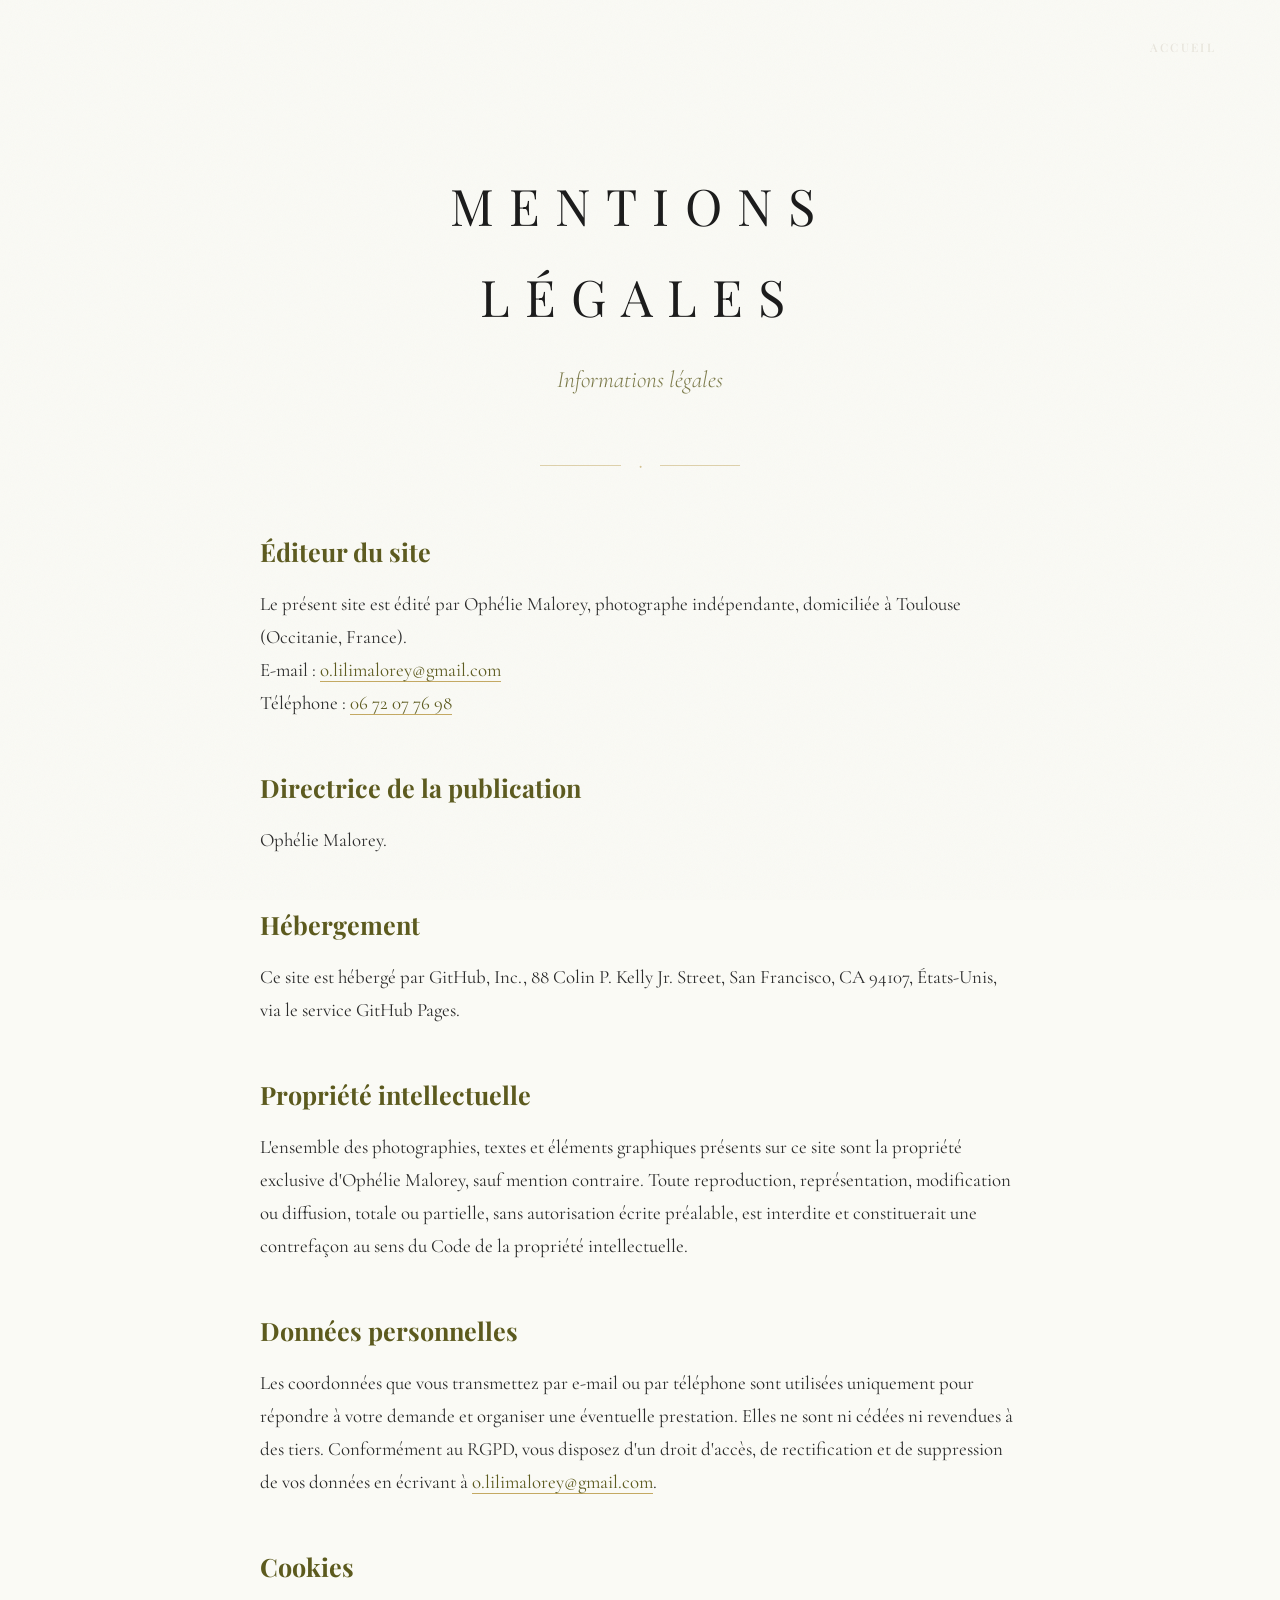
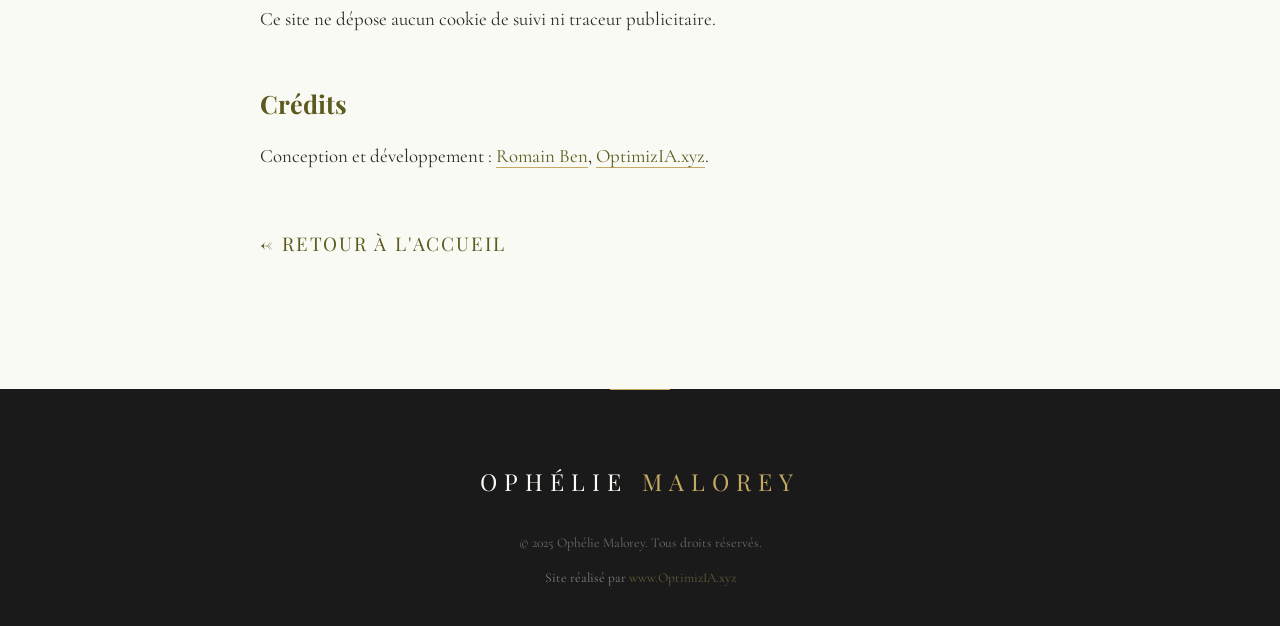
<file: mentions-legales.html>
<!DOCTYPE html>
<html lang="fr">
<head>
    <meta charset="UTF-8">
    <meta name="viewport" content="width=device-width, initial-scale=1.0">
    <meta name="description" content="Mentions légales du site d'Ophélie Malorey, photographe à Toulouse.">
    <meta name="robots" content="index, follow">
    <link rel="canonical" href="https://bnromain.github.io/SitePhoto_Ophelie/mentions-legales.html">

    <link rel="icon" type="image/svg+xml" href="favicon.svg">
    <meta name="theme-color" content="#3D3B14">

    <link rel="preconnect" href="https://fonts.googleapis.com">
    <link rel="preconnect" href="https://fonts.gstatic.com" crossorigin>
    <link href="https://fonts.googleapis.com/css2?family=Cormorant+Garamond:ital,wght@0,300;0,400;0,500;0,600&family=Playfair+Display:wght@0,400;0,500;0,600;0,700&display=swap" rel="stylesheet">
    <link rel="stylesheet" href="css/style.css?v=5">

    <title>Mentions légales - Ophélie Malorey Photographe</title>
</head>
<body>

    <header id="top">
        <nav class="navbar">
            <div class="container">
                <a href="index.html" class="nav-logo">Ophélie<span> </span>Malorey</a>
                <ul class="nav-menu">
                    <li><a href="index.html" class="nav-link">Accueil</a></li>
                </ul>
            </div>
        </nav>
    </header>

    <main>
        <section class="legal" id="mentions">
            <div class="container">
                <h1 class="section-title">Mentions<br>légales</h1>
                <p class="section-subtitle">Informations légales</p>

                <div class="separator">
                    <span class="separator-icon">&#9670;</span>
                </div>

                <div class="legal-content">
                    <h2>Éditeur du site</h2>
                    <p>
                        Le présent site est édité par Ophélie Malorey, photographe indépendante, domiciliée à Toulouse (Occitanie, France).<br>
                        E-mail : <a href="mailto:o.lilimalorey@gmail.com">o.lilimalorey@gmail.com</a><br>
                        Téléphone : <a href="tel:+33672077698">06 72 07 76 98</a>
                    </p>
                    <!-- Si Ophélie est immatriculée (auto-entrepreneur), ajouter ici : numéro SIRET et, le cas échéant, n° de TVA intracommunautaire. -->

                    <h2>Directrice de la publication</h2>
                    <p>Ophélie Malorey.</p>

                    <h2>Hébergement</h2>
                    <p>
                        Ce site est hébergé par GitHub, Inc., 88 Colin P. Kelly Jr. Street, San Francisco, CA 94107, États-Unis, via le service GitHub Pages.
                    </p>

                    <h2>Propriété intellectuelle</h2>
                    <p>
                        L'ensemble des photographies, textes et éléments graphiques présents sur ce site sont la propriété exclusive d'Ophélie Malorey, sauf mention contraire. Toute reproduction, représentation, modification ou diffusion, totale ou partielle, sans autorisation écrite préalable, est interdite et constituerait une contrefaçon au sens du Code de la propriété intellectuelle.
                    </p>

                    <h2>Données personnelles</h2>
                    <p>
                        Les coordonnées que vous transmettez par e-mail ou par téléphone sont utilisées uniquement pour répondre à votre demande et organiser une éventuelle prestation. Elles ne sont ni cédées ni revendues à des tiers. Conformément au RGPD, vous disposez d'un droit d'accès, de rectification et de suppression de vos données en écrivant à <a href="mailto:o.lilimalorey@gmail.com">o.lilimalorey@gmail.com</a>.
                    </p>

                    <h2>Cookies</h2>
                    <p>
                        Ce site ne dépose aucun cookie de suivi ni traceur publicitaire.
                    </p>

                    <h2>Crédits</h2>
                    <p>
                        Conception et développement : <a href="https://romainben.cloud" target="_blank" rel="noopener noreferrer">Romain Ben</a>, <a href="https://www.optimizia.xyz" target="_blank" rel="noopener noreferrer">OptimizIA.xyz</a>.
                    </p>

                    <p class="legal-back"><a href="index.html">&#8592; Retour à l'accueil</a></p>
                </div>
            </div>
        </section>
    </main>

    <footer class="footer">
        <div class="container">
            <p class="footer-logo">Ophélie <span>Malorey</span></p>
            <p class="footer-copy">&copy; 2025 Ophélie Malorey. Tous droits réservés.</p>
            <p class="footer-credit">Site réalisé par <a href="https://www.optimizia.xyz" target="_blank" rel="noopener noreferrer">www.OptimizIA.xyz</a></p>
        </div>
    </footer>

</body>
</html>
</file>
<file: css/style.css>
/* ============================================================
   OPHELIE MALOREY - PHOTOGRAPHE
   Site portfolio one-page | Design editorial haut de gamme
   ============================================================
   Palette : olive / or / noir / creme
   Typo   : Playfair Display (titres) + Cormorant Garamond (corps)
   ============================================================ */

/* -------------------------------------------------------
   0. IMPORTS & VARIABLES
   ------------------------------------------------------- */
@import url('https://fonts.googleapis.com/css2?family=Cormorant+Garamond:ital,wght@0,300;0,400;0,500;0,600;0,700;1,300;1,400;1,500;1,600;1,700&family=Playfair+Display:ital,wght@0,400;0,500;0,600;0,700;0,800;0,900;1,400;1,500;1,600;1,700;1,800;1,900&display=swap');

:root {
    /* - Couleurs - */
    --color-olive:        #5C5A1E;
    --color-olive-light:  #7A7830;
    --color-olive-dark:   #3D3B14;
    --color-black:        #1A1A1A;
    --color-white:        #FAFAF5;
    --color-cream:        #F0EDE5;
    --color-gold:         #C4A962;
    --color-text:         #2B2B2B;
    --color-text-light:   #E8E5DC;

    /* - Typographie - */
    --font-heading: 'Playfair Display', Georgia, 'Times New Roman', serif;
    --font-body:    'Cormorant Garamond', Garamond, 'Times New Roman', serif;

    /* - Espacements - */
    --section-padding:    120px 0;
    --container-width:    1200px;
    --gap:                2rem;

    /* - Transitions - */
    --ease-out:   cubic-bezier(0.25, 0.46, 0.45, 0.94);
    --ease-smooth: cubic-bezier(0.4, 0, 0.2, 1);
}


/* -------------------------------------------------------
   1. RESET & BASE
   ------------------------------------------------------- */
*,
*::before,
*::after {
    margin: 0;
    padding: 0;
    box-sizing: border-box;
}

html {
    scroll-behavior: smooth;
    font-size: 18px;
    -webkit-text-size-adjust: 100%;
}

body {
    font-family: var(--font-body);
    font-weight: 400;
    line-height: 1.8;
    color: var(--color-text-light);
    background-color: var(--color-olive);
    overflow-x: hidden;
    -webkit-font-smoothing: antialiased;
    -moz-osx-font-smoothing: grayscale;
}

/* - Texture grain en overlay sur tout le site - */
body::after {
    content: '';
    position: fixed;
    inset: 0;
    z-index: 9999;
    pointer-events: none;
    opacity: 0.035;
    background-image: url("data:image/svg+xml,%3Csvg viewBox='0 0 256 256' xmlns='http://www.w3.org/2000/svg'%3E%3Cfilter id='noise'%3E%3CfeTurbulence type='fractalNoise' baseFrequency='0.9' numOctaves='4' stitchTiles='stitch'/%3E%3C/filter%3E%3Crect width='100%25' height='100%25' filter='url(%23noise)'/%3E%3C/svg%3E");
    background-repeat: repeat;
    background-size: 200px 200px;
}

img {
    max-width: 100%;
    height: auto;
    display: block;
}

a {
    color: inherit;
    text-decoration: none;
    transition: color 0.3s var(--ease-smooth);
}

ul, ol {
    list-style: none;
}

button {
    font-family: inherit;
    cursor: pointer;
    border: none;
    background: none;
}

/* - Scrollbar custom - */
::-webkit-scrollbar {
    width: 6px;
}

::-webkit-scrollbar-track {
    background: var(--color-olive-dark);
}

::-webkit-scrollbar-thumb {
    background: var(--color-gold);
    border-radius: 3px;
}

::-webkit-scrollbar-thumb:hover {
    background: var(--color-olive-light);
}

/* Firefox */
html {
    scrollbar-width: thin;
    scrollbar-color: var(--color-gold) var(--color-olive-dark);
}

/* - Selection - */
::selection {
    background: var(--color-gold);
    color: var(--color-black);
}

::-moz-selection {
    background: var(--color-gold);
    color: var(--color-black);
}


/* -------------------------------------------------------
   2. UTILITAIRES
   ------------------------------------------------------- */
.container {
    width: 90%;
    max-width: var(--container-width);
    margin: 0 auto;
}

.section-padding {
    padding: var(--section-padding);
}

/* Titres de section */
.section-title {
    font-family: var(--font-heading);
    font-weight: 400;
    font-size: clamp(1.8rem, 4vw, 2.8rem);
    text-transform: uppercase;
    letter-spacing: 0.3em;
    text-align: center;
    margin-bottom: 1rem;
}

.section-subtitle {
    font-family: var(--font-body);
    font-style: italic;
    font-weight: 300;
    font-size: clamp(1rem, 2vw, 1.3rem);
    text-align: center;
    margin-bottom: 3rem;
    opacity: 0.8;
}

/* Separateur decoratif */
.separator {
    display: flex;
    align-items: center;
    justify-content: center;
    gap: 1rem;
    margin: 3rem auto;
    width: 200px;
}

.separator::before,
.separator::after {
    content: '';
    flex: 1;
    height: 1px;
    background: var(--color-gold);
    opacity: 0.5;
}

.separator-icon {
    color: var(--color-gold);
    font-size: 0.6rem;
    opacity: 0.7;
}


/* -------------------------------------------------------
   3. BOUTONS
   ------------------------------------------------------- */
.btn {
    display: inline-block;
    font-family: var(--font-heading);
    font-size: 0.75rem;
    font-weight: 500;
    text-transform: uppercase;
    letter-spacing: 0.25em;
    padding: 1rem 3.5rem;
    border: 1px solid var(--color-gold);
    color: var(--color-gold);
    position: relative;
    overflow: hidden;
    z-index: 1;
    transition: color 0.5s var(--ease-smooth),
                border-color 0.5s var(--ease-smooth);
    cursor: pointer;
}

.btn::before {
    content: '';
    position: absolute;
    top: 0;
    left: 0;
    width: 0%;
    height: 100%;
    background: var(--color-gold);
    z-index: -1;
    transition: width 0.5s var(--ease-smooth);
}

.btn:hover {
    color: var(--color-black);
}

.btn:hover::before {
    width: 100%;
}

/* Variante blanche */
.btn--white {
    border-color: var(--color-white);
    color: var(--color-white);
}

.btn--white::before {
    background: var(--color-white);
}

.btn--white:hover {
    color: var(--color-black);
}

/* Variante pleine */
.btn--filled {
    background: var(--color-gold);
    color: var(--color-black);
    border-color: var(--color-gold);
}

.btn--filled::before {
    background: var(--color-olive-dark);
}

.btn--filled:hover {
    color: var(--color-gold);
    border-color: var(--color-gold);
}


/* -------------------------------------------------------
   4. NAVBAR
   ------------------------------------------------------- */
.navbar {
    position: fixed;
    top: 0;
    left: 0;
    width: 100%;
    z-index: 1000;
    padding: 1.5rem 0;
    transition: background-color 0.4s var(--ease-smooth),
                padding 0.4s var(--ease-smooth),
                backdrop-filter 0.4s var(--ease-smooth);
}

.navbar.scrolled {
    background-color: rgba(61, 59, 20, 0.92);
    backdrop-filter: blur(12px);
    -webkit-backdrop-filter: blur(12px);
    padding: 0.8rem 0;
    box-shadow: 0 2px 30px rgba(0, 0, 0, 0.15);
}

.navbar .container {
    display: flex;
    align-items: center;
    justify-content: space-between;
}

.nav-logo {
    font-family: var(--font-heading);
    font-size: 1.2rem;
    font-weight: 500;
    letter-spacing: 0.2em;
    text-transform: uppercase;
    color: var(--color-white);
}

.nav-logo span {
    color: var(--color-gold);
}

.nav-menu {
    display: flex;
    align-items: center;
    gap: 2.5rem;
}

.nav-link {
    font-family: var(--font-heading);
    font-size: 0.65rem;
    font-weight: 500;
    text-transform: uppercase;
    letter-spacing: 0.2em;
    color: var(--color-text-light);
    position: relative;
    padding: 0.3rem 0;
}

.nav-link::after {
    content: '';
    position: absolute;
    bottom: 0;
    left: 0;
    width: 0%;
    height: 1px;
    background: var(--color-gold);
    transition: width 0.4s var(--ease-smooth);
}

.nav-link:hover {
    color: var(--color-gold);
}

.nav-link:hover::after {
    width: 100%;
}

/* Bouton dans la navbar */
.nav-menu .btn {
    padding-left: 1rem;
    padding-right: 1rem;
}

/* Hamburger */
.nav-toggle {
    display: none;
    flex-direction: column;
    gap: 5px;
    cursor: pointer;
    z-index: 1001;
    padding: 5px;
}

.nav-toggle span {
    display: block;
    width: 25px;
    height: 1.5px;
    background: var(--color-white);
    transition: transform 0.3s var(--ease-smooth),
                opacity 0.3s var(--ease-smooth);
    transform-origin: center;
}

.nav-toggle.active span:nth-child(1) {
    transform: rotate(45deg) translate(4px, 5px);
}

.nav-toggle.active span:nth-child(2) {
    opacity: 0;
}

.nav-toggle.active span:nth-child(3) {
    transform: rotate(-45deg) translate(4px, -5px);
}


/* -------------------------------------------------------
   5. HERO
   ------------------------------------------------------- */
.hero {
    min-height: 100vh;
    display: flex;
    align-items: center;
    position: relative;
    background-color: var(--color-olive-dark);
    overflow: hidden;
    padding-top: 80px;
}

.hero .container {
    display: grid;
    grid-template-columns: 1fr 1fr;
    gap: 4rem;
    align-items: center;
}

.hero-content {
    z-index: 2;
}

.hero-overtitle {
    font-family: var(--font-body);
    font-size: 0.85rem;
    font-weight: 400;
    letter-spacing: 0.4em;
    text-transform: uppercase;
    color: var(--color-gold);
    margin-bottom: 1.5rem;
    opacity: 0;
    animation: fadeSlideUp 1s var(--ease-out) 0.3s forwards;
}

.hero-title {
    font-family: var(--font-heading);
    font-size: clamp(2.5rem, 6vw, 4.5rem);
    font-weight: 400;
    line-height: 1.1;
    color: var(--color-white);
    margin-bottom: 0.5rem;
    opacity: 0;
    animation: fadeSlideUp 1s var(--ease-out) 0.5s forwards;
}

.hero-role {
    font-family: var(--font-heading);
    font-size: clamp(0.7rem, 1.5vw, 0.9rem);
    font-weight: 400;
    letter-spacing: 0.5em;
    text-transform: uppercase;
    color: var(--color-gold);
    margin-bottom: 1.5rem;
    opacity: 0;
    animation: fadeSlideUp 1s var(--ease-out) 0.7s forwards;
}

.hero-subtitle {
    font-family: var(--font-body);
    font-style: italic;
    font-size: 1.2rem;
    font-weight: 300;
    color: var(--color-text-light);
    margin-bottom: 2.5rem;
    line-height: 1.6;
    max-width: 450px;
    opacity: 0;
    animation: fadeSlideUp 1s var(--ease-out) 0.9s forwards;
}

.hero-cta {
    opacity: 0;
    animation: fadeSlideUp 1s var(--ease-out) 1.1s forwards;
}

/* Hero image */
.hero-image-wrapper {
    position: relative;
    z-index: 2;
    opacity: 0;
    animation: fadeSlideUp 1.2s var(--ease-out) 0.6s forwards;
}

.hero-image-wrapper img {
    width: 100%;
    height: auto;
    object-fit: cover;
    display: block;
}

/* Cadre artistique autour de l'image hero */
.hero-image-wrapper::before {
    content: '';
    position: absolute;
    top: -15px;
    left: -15px;
    right: 15px;
    bottom: 15px;
    border: 1px solid var(--color-gold);
    opacity: 0.4;
    z-index: -1;
    transition: transform 0.5s var(--ease-smooth);
}

.hero-image-wrapper:hover::before {
    transform: translate(-5px, -5px);
}

/* Fond decoratif hero */
.hero::before {
    content: '';
    position: absolute;
    top: 0;
    right: 0;
    width: 55%;
    height: 100%;
    background: linear-gradient(135deg,
        rgba(92, 90, 30, 0.3) 0%,
        rgba(61, 59, 20, 0.8) 100%);
    z-index: 1;
}


/* -------------------------------------------------------
   5.5. DECORATION FLORALE
   ------------------------------------------------------- */
.fleur-decoration {
    text-align: left;
    padding: 1rem 0;
    padding-left: 10%;
    background-color: var(--color-olive-dark);
    margin-top: -6rem;
    margin-bottom: -6rem;
    position: relative;
    z-index: 2;
}

.fleur-decoration img {
    display: inline-block;
    max-width: 180px;
    width: 100%;
    height: auto;
    filter: invert(1) brightness(2);
    mix-blend-mode: screen;
    opacity: 0.7;
}


/* -------------------------------------------------------
   6. MON TRAVAIL / ABOUT
   ------------------------------------------------------- */
.about {
    padding: var(--section-padding);
    background-color: var(--color-olive-dark);
    position: relative;
}

.about .container {
    display: grid;
    grid-template-columns: 1fr 1fr;
    gap: 5rem;
    align-items: center;
}

.about-content {
    color: var(--color-text-light);
}

.about-content .section-title {
    text-align: left;
    margin-bottom: 0.5rem;
}

.about-content .section-subtitle {
    text-align: left;
    margin-bottom: 2rem;
}

/* Lettrine */
.about-text p:first-of-type::first-letter {
    font-family: var(--font-heading);
    font-size: 3.5rem;
    font-weight: 700;
    float: left;
    line-height: 0.8;
    margin-right: 0.5rem;
    margin-top: 0.15rem;
    color: var(--color-gold);
}

.about-text p {
    margin-bottom: 1.5rem;
    font-size: 1rem;
    color: var(--color-text-light);
    opacity: 0.9;
}

/* Image about avec cadre */
.about-image-wrapper {
    position: relative;
}

.about-image-wrapper img {
    width: 100%;
    object-fit: cover;
    box-shadow: 20px 20px 60px rgba(0, 0, 0, 0.3);
}

.about-image-wrapper::after {
    content: '';
    position: absolute;
    top: 20px;
    left: 20px;
    right: -20px;
    bottom: -20px;
    border: 1px solid var(--color-gold);
    opacity: 0.3;
    z-index: -1;
}


/* -------------------------------------------------------
   7. PORTFOLIO / OEUVRES
   ------------------------------------------------------- */
.portfolio {
    padding: var(--section-padding);
    background-color: var(--color-olive);
}

.portfolio .section-title {
    color: var(--color-white);
}

.portfolio .section-subtitle {
    color: var(--color-text-light);
}

/* Image vedette */
.featured-image {
    width: 100%;
    max-width: 900px;
    margin: 0 auto 5rem;
    position: relative;
}

.featured-image img {
    width: 100%;
    object-fit: cover;
    box-shadow: 0 30px 80px rgba(0, 0, 0, 0.25);
}

.featured-image figcaption {
    font-family: var(--font-body);
    font-style: italic;
    font-size: 0.85rem;
    text-align: center;
    margin-top: 1rem;
    color: var(--color-text-light);
    opacity: 0.7;
}

/* Seance */
.session {
    margin-bottom: 6rem;
}

.session:last-child {
    margin-bottom: 0;
}

/* Alternance de fonds */
.session:nth-child(even) {
    background-color: var(--color-black);
    margin-left: calc(-50vw + 50%);
    margin-right: calc(-50vw + 50%);
    padding: 5rem calc(50vw - 50%);
}

.session:nth-child(odd) {
    background-color: transparent;
}

.session-header {
    text-align: center;
    margin-bottom: 3rem;
}

.session-title {
    font-family: var(--font-heading);
    font-size: clamp(1.3rem, 3vw, 2rem);
    font-weight: 400;
    text-transform: uppercase;
    letter-spacing: 0.3em;
    color: var(--color-white);
    margin-bottom: 0.5rem;
}

.session-description {
    font-family: var(--font-body);
    font-style: italic;
    font-size: 1rem;
    color: var(--color-text-light);
    opacity: 0.7;
}

/* Grille photos */
.session-grid {
    display: grid;
    grid-template-columns: repeat(3, 1fr);
    gap: 1.2rem;
}

.session-grid .photo {
    position: relative;
    overflow: hidden;
    cursor: pointer;
    aspect-ratio: 3 / 4;
}

.session-grid .photo img {
    width: 100%;
    height: 100%;
    object-fit: cover;
    transition: transform 0.6s var(--ease-smooth);
}

.session-grid .photo::after {
    content: '';
    position: absolute;
    inset: 0;
    background: rgba(26, 26, 26, 0);
    transition: background 0.4s var(--ease-smooth);
    pointer-events: none;
}

.session-grid .photo:hover img {
    transform: scale(1.03);
}

.session-grid .photo:hover::after {
    background: rgba(26, 26, 26, 0.2);
}

/* Icone loupe au hover */
.session-grid .photo::before {
    content: '+';
    position: absolute;
    top: 50%;
    left: 50%;
    transform: translate(-50%, -50%) scale(0);
    font-family: var(--font-heading);
    font-size: 2.5rem;
    font-weight: 300;
    color: var(--color-white);
    z-index: 2;
    opacity: 0;
    transition: transform 0.4s var(--ease-smooth),
                opacity 0.4s var(--ease-smooth);
}

.session-grid .photo:hover::before {
    transform: translate(-50%, -50%) scale(1);
    opacity: 1;
}


/* -------------------------------------------------------
   8. CTA SECTION
   ------------------------------------------------------- */
.cta-section {
    padding: 100px 0;
    background-color: var(--color-black);
    text-align: center;
    position: relative;
}

.cta-section::before {
    content: '';
    position: absolute;
    top: 0;
    left: 50%;
    transform: translateX(-50%);
    width: 1px;
    height: 60px;
    background: linear-gradient(to bottom, transparent, var(--color-gold));
}

.cta-tagline {
    font-family: var(--font-body);
    font-style: italic;
    font-size: clamp(1.5rem, 3.5vw, 2.5rem);
    font-weight: 300;
    color: var(--color-cream);
    margin-bottom: 0.5rem;
    line-height: 1.4;
}

.cta-heading {
    font-family: var(--font-heading);
    font-size: clamp(1.2rem, 3vw, 2rem);
    font-weight: 400;
    text-transform: uppercase;
    letter-spacing: 0.3em;
    color: var(--color-white);
    margin-bottom: 2.5rem;
}

.cta-section .btn {
    font-size: 0.75rem;
}


/* -------------------------------------------------------
   9. CONTACT
   ------------------------------------------------------- */
.contact {
    padding: var(--section-padding);
    background-color: var(--color-olive);
    position: relative;
}

.contact .container {
    display: grid;
    grid-template-columns: 1fr 1fr;
    gap: 5rem;
    align-items: center;
}

.contact-content .section-title {
    text-align: left;
    font-size: clamp(1.5rem, 3.5vw, 2.5rem);
    margin-bottom: 0.5rem;
}

.contact-highlight {
    color: var(--color-gold);
}

.contact-content .section-subtitle {
    text-align: left;
    margin-bottom: 2.5rem;
}

.contact-info {
    display: flex;
    flex-direction: column;
    gap: 1.5rem;
}

.contact-item {
    display: flex;
    align-items: center;
    gap: 1rem;
    font-size: 1rem;
    color: var(--color-text-light);
}

.contact-item-icon {
    display: flex;
    align-items: center;
    justify-content: center;
    width: 45px;
    height: 45px;
    border: 1px solid var(--color-gold);
    color: var(--color-gold);
    font-size: 1rem;
    flex-shrink: 0;
    transition: background 0.3s var(--ease-smooth),
                color 0.3s var(--ease-smooth);
}

.contact-item:hover .contact-item-icon {
    background: var(--color-gold);
    color: var(--color-black);
}

.contact-item a {
    color: var(--color-text-light);
    transition: color 0.3s var(--ease-smooth);
}

.contact-item a:hover {
    color: var(--color-gold);
}

/* Photo portrait contact */
.contact-image-wrapper {
    position: relative;
}

.contact-image-wrapper img {
    width: 100%;
    object-fit: cover;
    box-shadow: 20px 20px 60px rgba(0, 0, 0, 0.3);
}

.contact-image-wrapper::before {
    content: '';
    position: absolute;
    top: -15px;
    right: -15px;
    width: 100%;
    height: 100%;
    border: 1px solid var(--color-gold);
    opacity: 0.3;
    z-index: -1;
}


/* -------------------------------------------------------
   10. TEMOIGNAGES
   ------------------------------------------------------- */
.testimonials {
    padding: var(--section-padding);
    background-color: var(--color-olive-dark);
}

.testimonials .section-title {
    color: var(--color-white);
}

.testimonials .section-subtitle {
    color: var(--color-text-light);
}

.testimonials-grid {
    display: grid;
    grid-template-columns: repeat(3, 1fr);
    gap: 2rem;
    margin-top: 3rem;
}

.testimonial-card {
    background: rgba(255, 255, 255, 0.03);
    border: 1px solid rgba(196, 169, 98, 0.15);
    padding: 2.5rem 2rem;
    text-align: center;
    transition: transform 0.4s var(--ease-smooth),
                box-shadow 0.4s var(--ease-smooth),
                border-color 0.4s var(--ease-smooth);
}

.testimonial-card:hover {
    transform: translateY(-8px);
    box-shadow: 0 20px 50px rgba(0, 0, 0, 0.2);
    border-color: rgba(196, 169, 98, 0.35);
}

.testimonial-photo {
    width: 90px;
    height: 90px;
    border-radius: 50%;
    object-fit: cover;
    margin: 0 auto 1.5rem;
    border: 2px solid var(--color-gold);
    opacity: 0.9;
}

.testimonial-quote {
    font-family: var(--font-body);
    font-style: italic;
    font-size: 1rem;
    line-height: 1.8;
    color: var(--color-text-light);
    margin-bottom: 1rem;
    position: relative;
}

/* Guillemets stylises */
.testimonial-quote::before {
    content: '\00AB';
    font-family: var(--font-heading);
    font-size: 1.5rem;
    font-style: normal;
    color: var(--color-gold);
    opacity: 0.5;
    display: block;
    line-height: 1;
    margin-bottom: 0.5rem;
}

.testimonial-quote::after {
    content: '\00BB';
    font-family: var(--font-heading);
    font-size: 1.5rem;
    font-style: normal;
    color: var(--color-gold);
    opacity: 0.5;
    display: inline;
    line-height: 1;
    vertical-align: middle;
    margin-left: 0.3rem;
}

.testimonial-name {
    font-family: var(--font-heading);
    font-size: 0.85rem;
    font-weight: 600;
    text-transform: uppercase;
    letter-spacing: 0.15em;
    color: var(--color-gold);
}

.testimonial-role {
    font-family: var(--font-body);
    font-style: italic;
    font-size: 0.85rem;
    color: var(--color-text-light);
    opacity: 0.6;
    margin-top: 0.3rem;
}


/* -------------------------------------------------------
   11. FOOTER
   ------------------------------------------------------- */
.footer {
    background-color: var(--color-black);
    padding: 4rem 0 2rem;
    text-align: center;
    position: relative;
}

.footer::before {
    content: '';
    position: absolute;
    top: 0;
    left: 50%;
    transform: translateX(-50%);
    width: 60px;
    height: 1px;
    background: var(--color-gold);
}

.footer-logo {
    font-family: var(--font-heading);
    font-size: 1.3rem;
    font-weight: 400;
    letter-spacing: 0.3em;
    text-transform: uppercase;
    color: var(--color-white);
    margin-bottom: 1.5rem;
}

.footer-logo span {
    color: var(--color-gold);
}

.footer-socials {
    display: flex;
    justify-content: center;
    gap: 1.5rem;
    margin-bottom: 2rem;
}

.footer-social-link {
    display: flex;
    align-items: center;
    justify-content: center;
    width: 40px;
    height: 40px;
    border: 1px solid rgba(196, 169, 98, 0.4);
    color: var(--color-text-light);
    font-size: 0.9rem;
    transition: background 0.3s var(--ease-smooth),
                color 0.3s var(--ease-smooth),
                border-color 0.3s var(--ease-smooth),
                transform 0.3s var(--ease-smooth);
}

.footer-social-link:hover {
    background: var(--color-gold);
    color: var(--color-black);
    border-color: var(--color-gold);
    transform: translateY(-3px);
}

.footer-nav {
    display: flex;
    justify-content: center;
    gap: 2rem;
    margin-bottom: 2rem;
    flex-wrap: wrap;
}

.footer-nav a {
    font-family: var(--font-heading);
    font-size: 0.65rem;
    text-transform: uppercase;
    letter-spacing: 0.15em;
    color: var(--color-text-light);
    opacity: 0.6;
    transition: opacity 0.3s var(--ease-smooth),
                color 0.3s var(--ease-smooth);
}

.footer-nav a:hover {
    opacity: 1;
    color: var(--color-gold);
}

.footer-copy {
    font-size: 0.75rem;
    color: var(--color-text-light);
    opacity: 0.4;
    margin-top: 1.5rem;
}

.footer-copy a {
    color: inherit;
    text-decoration: underline;
    text-underline-offset: 2px;
    transition: color 0.3s var(--ease-smooth);
}

.footer-copy a:hover {
    color: var(--color-gold);
}

.footer-credit {
    font-size: 0.75rem;
    color: var(--color-text-light);
    opacity: 0.5;
    margin-top: 0.6rem;
}

.footer-credit a {
    color: var(--color-gold);
    opacity: 0.9;
    transition: opacity 0.3s var(--ease-smooth);
}

.footer-credit a:hover {
    opacity: 1;
}

/* -------------------------------------------------------
   FAQ
   ------------------------------------------------------- */
.faq {
    padding: var(--section-padding);
    background-color: var(--color-cream);
}

.faq .section-title {
    color: var(--color-black);
}

.faq .section-subtitle {
    color: var(--color-olive);
}

.faq-list {
    max-width: 820px;
    margin: 3rem auto 0;
}

.faq-item {
    border-bottom: 1px solid rgba(92, 90, 30, 0.2);
}

.faq-item summary {
    list-style: none;
    cursor: pointer;
    padding: 1.5rem 2.5rem 1.5rem 0;
    position: relative;
    font-family: var(--font-heading);
    font-size: 1.15rem;
    font-weight: 500;
    color: var(--color-black);
    transition: color 0.3s var(--ease-smooth);
}

.faq-item summary::-webkit-details-marker {
    display: none;
}

.faq-item summary::after {
    content: "+";
    position: absolute;
    right: 0;
    top: 50%;
    transform: translateY(-50%);
    font-size: 1.6rem;
    line-height: 1;
    color: var(--color-gold);
    transition: transform 0.3s var(--ease-smooth);
}

.faq-item[open] summary::after {
    transform: translateY(-50%) rotate(45deg);
}

.faq-item summary:hover {
    color: var(--color-olive);
}

.faq-item p {
    padding: 0 2.5rem 1.75rem 0;
    margin: 0;
    font-size: 1.05rem;
    line-height: 1.7;
    color: var(--color-text);
}

.faq-item p a {
    color: var(--color-olive);
    border-bottom: 1px solid var(--color-gold);
}

@media (prefers-reduced-motion: reduce) {
    .faq-item summary,
    .faq-item summary::after {
        transition: none;
    }
}

/* -------------------------------------------------------
   PAGE MENTIONS LÉGALES
   ------------------------------------------------------- */
.legal {
    padding: 160px 0 var(--section-padding);
    background-color: var(--color-white);
}

.legal .section-title {
    color: var(--color-black);
}

.legal .section-subtitle {
    color: var(--color-olive);
}

.legal-content {
    max-width: 760px;
    margin: 2.5rem auto 0;
}

.legal-content h2 {
    font-family: var(--font-heading);
    font-size: 1.4rem;
    color: var(--color-olive);
    margin: 2.5rem 0 0.75rem;
}

.legal-content p {
    font-size: 1.05rem;
    line-height: 1.75;
    color: var(--color-text);
    margin-bottom: 0.5rem;
}

.legal-content a {
    color: var(--color-olive);
    border-bottom: 1px solid var(--color-gold);
}

.legal-back {
    margin-top: 3rem;
    font-family: var(--font-heading);
    text-transform: uppercase;
    letter-spacing: 0.1em;
    font-size: 0.85rem;
}

.legal-back a {
    border-bottom: none;
}

/* Bouton retour en haut */
.back-to-top {
    position: fixed;
    bottom: 2rem;
    right: 2rem;
    width: 45px;
    height: 45px;
    background: var(--color-gold);
    color: var(--color-black);
    display: flex;
    align-items: center;
    justify-content: center;
    font-size: 1.2rem;
    z-index: 900;
    opacity: 0;
    visibility: hidden;
    transform: translateY(20px);
    transition: opacity 0.4s var(--ease-smooth),
                visibility 0.4s var(--ease-smooth),
                transform 0.4s var(--ease-smooth),
                background 0.3s var(--ease-smooth);
    cursor: pointer;
}

.back-to-top.visible {
    opacity: 1;
    visibility: visible;
    transform: translateY(0);
}

.back-to-top:hover {
    background: var(--color-olive-light);
    color: var(--color-white);
}


/* -------------------------------------------------------
   12. LIGHTBOX
   ------------------------------------------------------- */
.lightbox {
    position: fixed;
    inset: 0;
    z-index: 2000;
    background: rgba(26, 26, 26, 0.92);
    backdrop-filter: blur(8px);
    -webkit-backdrop-filter: blur(8px);
    display: flex;
    align-items: center;
    justify-content: center;
    opacity: 0;
    pointer-events: none;
    transition: opacity 0.4s var(--ease-smooth);
}

.lightbox.active {
    opacity: 1;
    pointer-events: all;
}

.lightbox img {
    max-width: 90vw;
    max-height: 85vh;
    object-fit: contain;
    transform: scale(0.95);
    transition: transform 0.4s var(--ease-smooth);
    box-shadow: 0 30px 80px rgba(0, 0, 0, 0.5);
}

.lightbox.active img {
    transform: scale(1);
}

.lightbox-close {
    position: absolute;
    top: 2rem;
    right: 2rem;
    width: 45px;
    height: 45px;
    display: flex;
    align-items: center;
    justify-content: center;
    font-family: var(--font-heading);
    font-size: 1.5rem;
    font-weight: 300;
    color: var(--color-white);
    cursor: pointer;
    transition: color 0.3s var(--ease-smooth),
                transform 0.3s var(--ease-smooth);
}

.lightbox-close:hover {
    color: var(--color-gold);
    transform: rotate(90deg);
}

/* Navigation lightbox */
.lightbox-prev,
.lightbox-next {
    position: absolute;
    top: 50%;
    transform: translateY(-50%);
    font-size: 2rem;
    color: var(--color-white);
    cursor: pointer;
    padding: 1rem;
    transition: color 0.3s var(--ease-smooth);
    user-select: none;
}

.lightbox-prev:hover,
.lightbox-next:hover {
    color: var(--color-gold);
}

.lightbox-prev {
    left: 2rem;
}

.lightbox-next {
    right: 2rem;
}


/* -------------------------------------------------------
   13. ANIMATIONS - REVEAL AU SCROLL
   ------------------------------------------------------- */
.reveal {
    opacity: 0;
    transform: translateY(40px);
    transition: opacity 0.8s var(--ease-out),
                transform 0.8s var(--ease-out);
}

.reveal.active {
    opacity: 1;
    transform: translateY(0);
}

.reveal-left {
    opacity: 0;
    transform: translateX(-60px);
    transition: opacity 0.8s var(--ease-out),
                transform 0.8s var(--ease-out);
}

.reveal-left.active {
    opacity: 1;
    transform: translateX(0);
}

.reveal-right {
    opacity: 0;
    transform: translateX(60px);
    transition: opacity 0.8s var(--ease-out),
                transform 0.8s var(--ease-out);
}

.reveal-right.active {
    opacity: 1;
    transform: translateX(0);
}

/* Delais echelonnes pour les grilles */
.reveal-delay-1 { transition-delay: 0.1s; }
.reveal-delay-2 { transition-delay: 0.2s; }
.reveal-delay-3 { transition-delay: 0.3s; }
.reveal-delay-4 { transition-delay: 0.4s; }
.reveal-delay-5 { transition-delay: 0.5s; }
.reveal-delay-6 { transition-delay: 0.6s; }

/* Animation d'entree hero */
@keyframes fadeSlideUp {
    from {
        opacity: 0;
        transform: translateY(30px);
    }
    to {
        opacity: 1;
        transform: translateY(0);
    }
}

@keyframes fadeIn {
    from { opacity: 0; }
    to   { opacity: 1; }
}

@keyframes scaleIn {
    from {
        opacity: 0;
        transform: scale(0.95);
    }
    to {
        opacity: 1;
        transform: scale(1);
    }
}


/* -------------------------------------------------------
   14. RESPONSIVE - TABLETTE (max 1024px)
   ------------------------------------------------------- */
@media (max-width: 1024px) {
    :root {
        --section-padding: 80px 0;
    }

    .hero .container {
        grid-template-columns: 1fr 1fr;
        gap: 2.5rem;
    }

    .hero-title {
        font-size: clamp(2rem, 5vw, 3.5rem);
    }

    .about .container {
        gap: 3rem;
    }

    .session-grid {
        grid-template-columns: repeat(2, 1fr);
    }

    .testimonials-grid {
        grid-template-columns: repeat(2, 1fr);
    }

    /* 3e card centree en dessous */
    .testimonial-card:nth-child(3) {
        grid-column: 1 / -1;
        max-width: 400px;
        justify-self: center;
    }
}


/* -------------------------------------------------------
   15. RESPONSIVE - MOBILE (max 768px)
   ------------------------------------------------------- */
@media (max-width: 768px) {
    html {
        font-size: 16px;
    }

    :root {
        --section-padding: 60px 0;
    }

    /* Nav mobile */
    .nav-toggle {
        display: flex;
    }

    .nav-menu {
        position: fixed;
        top: 0;
        right: -100%;
        width: 80%;
        max-width: 350px;
        height: 100vh;
        background: var(--color-olive-dark);
        flex-direction: column;
        justify-content: center;
        gap: 2rem;
        padding: 2rem;
        transition: right 0.4s var(--ease-smooth);
        box-shadow: -10px 0 40px rgba(0, 0, 0, 0.3);
    }

    .nav-menu.active {
        right: 0;
    }

    .nav-link {
        font-size: 0.8rem;
        letter-spacing: 0.25em;
    }

    /* Hero mobile */
    .hero {
        min-height: auto;
        padding: 120px 0 60px;
    }

    .hero .container {
        grid-template-columns: 1fr;
        gap: 2.5rem;
    }

    .hero-image-wrapper {
        order: -1;
        max-width: 80%;
        margin: 0 auto;
    }

    .hero-image-wrapper::before {
        top: -10px;
        left: -10px;
        right: 10px;
        bottom: 10px;
    }

    .hero::before {
        width: 100%;
        height: 50%;
        top: 0;
    }

    .hero-content {
        text-align: center;
    }

    .hero-subtitle {
        margin-left: auto;
        margin-right: auto;
    }

    .hero-cta {
        display: flex;
        justify-content: center;
    }

    /* About mobile */
    .about .container {
        grid-template-columns: 1fr;
        gap: 3rem;
    }

    .about-content .section-title,
    .about-content .section-subtitle {
        text-align: center;
    }

    .about-image-wrapper::after {
        top: 10px;
        left: 10px;
        right: -10px;
        bottom: -10px;
    }

    /* Portfolio mobile */
    .session-grid {
        grid-template-columns: 1fr;
        gap: 1rem;
    }

    .session:nth-child(even) {
        padding: 3rem calc(50vw - 50%);
    }

    .featured-image {
        margin-bottom: 3rem;
    }

    /* Contact mobile */
    .contact .container {
        grid-template-columns: 1fr;
        gap: 3rem;
    }

    .contact-content .section-title,
    .contact-content .section-subtitle {
        text-align: center;
    }

    .contact-image-wrapper {
        max-width: 80%;
        margin: 0 auto;
    }

    /* Temoignages mobile */
    .testimonials-grid {
        grid-template-columns: 1fr;
    }

    .testimonial-card:nth-child(3) {
        max-width: 100%;
    }

    /* CTA mobile */
    .cta-tagline {
        font-size: clamp(1.2rem, 5vw, 1.8rem);
    }

    .cta-heading {
        letter-spacing: 0.15em;
    }

    /* Footer mobile */
    .footer-nav {
        gap: 1rem;
    }
}


/* -------------------------------------------------------
   16. RESPONSIVE - PETITS MOBILES (max 480px)
   ------------------------------------------------------- */
@media (max-width: 480px) {
    html {
        font-size: 15px;
    }

    .section-title {
        letter-spacing: 0.15em;
    }

    .hero-role {
        letter-spacing: 0.2em;
    }

    .btn {
        padding: 0.8rem 1.8rem;
        font-size: 0.7rem;
    }

    .hero-image-wrapper {
        max-width: 90%;
    }

    .contact-image-wrapper {
        max-width: 100%;
    }

    .testimonial-card {
        padding: 2rem 1.5rem;
    }
}


/* -------------------------------------------------------
   17. PREFERENCE MOUVEMENT REDUIT
   ------------------------------------------------------- */
@media (prefers-reduced-motion: reduce) {
    *,
    *::before,
    *::after {
        animation-duration: 0.01ms !important;
        animation-iteration-count: 1 !important;
        transition-duration: 0.01ms !important;
    }

    html {
        scroll-behavior: auto;
    }

    .reveal,
    .reveal-left,
    .reveal-right {
        opacity: 1;
        transform: none;
    }
}


/* -------------------------------------------------------
   18. IMPRESSION (optionnel, bonne pratique)
   ------------------------------------------------------- */
@media print {
    .navbar,
    .lightbox,
    .back-to-top,
    .cta-section {
        display: none !important;
    }

    body {
        background: white;
        color: black;
    }

    .hero {
        min-height: auto;
        padding: 2rem 0;
    }
}
</file>
